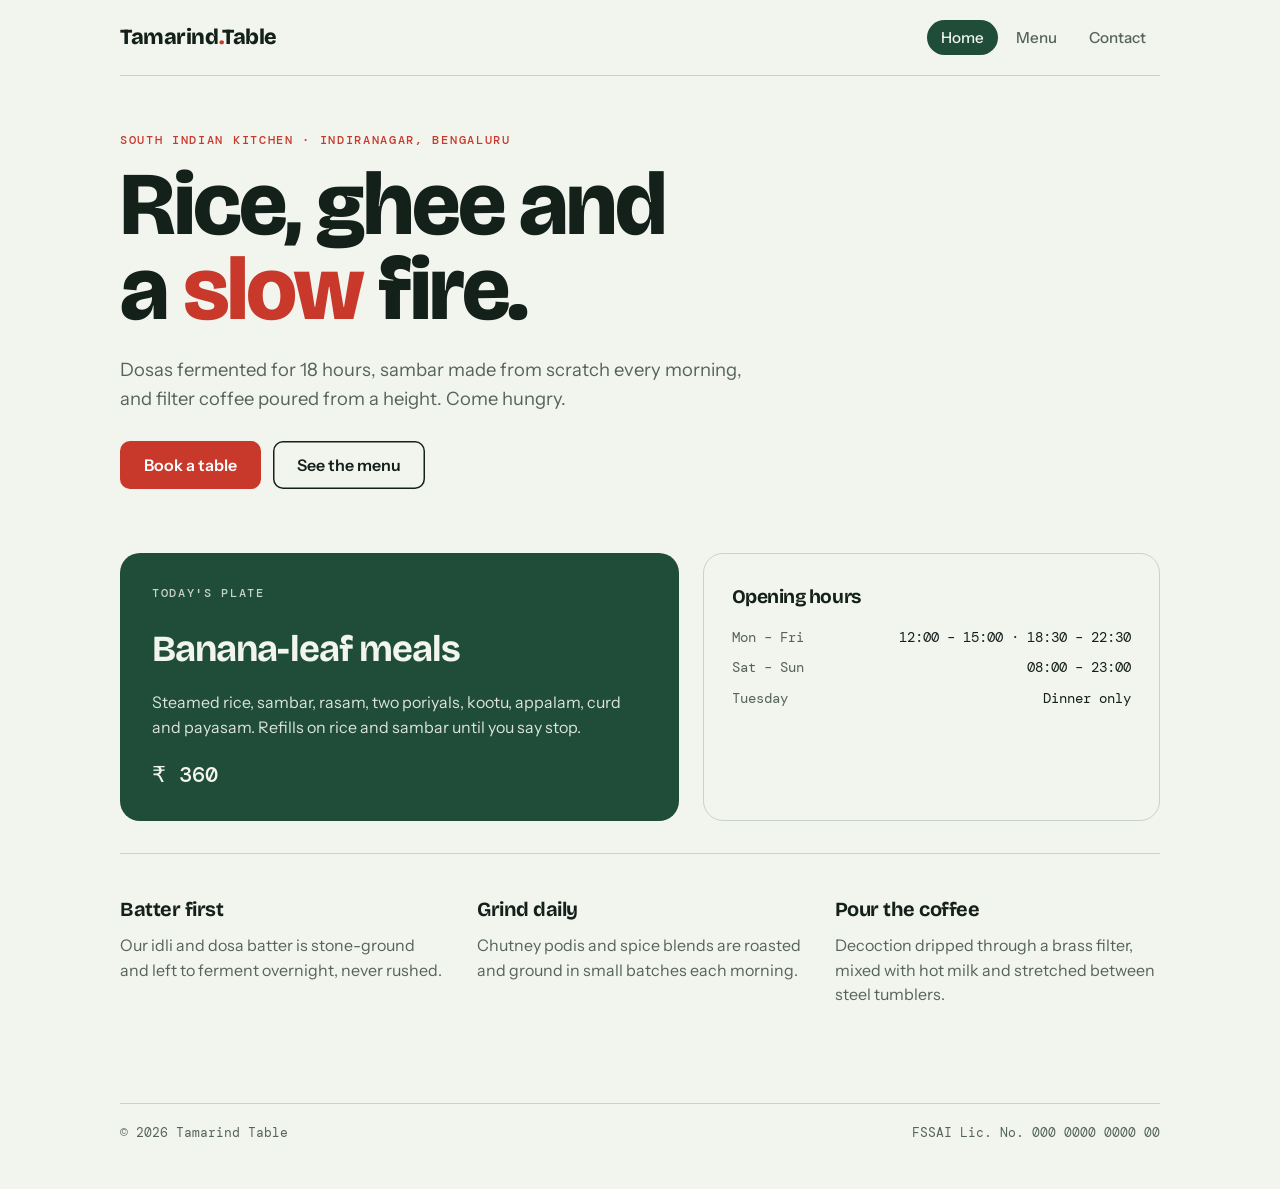
<file: index.html>
<!doctype html>
<html lang="en">
<head>
  <meta charset="utf-8">
  <meta name="viewport" content="width=device-width, initial-scale=1">
  <title>Tamarind Table</title>
  <link rel="stylesheet" href="https://fonts.googleapis.com/css2?family=Bricolage+Grotesque:opsz,wght@12..96,500;12..96,700;12..96,800&family=DM+Mono:wght@400;500&family=Instrument+Sans:wght@400;500;600&display=swap">
  <link rel="stylesheet" href="style.css">
</head>
<body>
<div class="wrap">
  <header>
    <a class="brand" href="index.html">Tamarind<span>.</span>Table</a>
    <nav aria-label="Main">
      <a href="index.html" aria-current="page">Home</a>
      <a href="menu.html">Menu</a>
      <a href="contact.html">Contact</a>
    </nav>
  </header>

  <main>
    <div class="hero">
      <p class="eyebrow">South Indian kitchen · Indiranagar, Bengaluru</p>
      <h1>Rice, ghee and a <em>slow</em> fire.</h1>
      <p class="lede">Dosas fermented for 18 hours, sambar made from scratch every morning, and filter coffee poured from a height. Come hungry.</p>
      <div class="actions">
        <a class="btn" href="contact.html">Book a table</a>
        <a class="btn alt" href="menu.html">See the menu</a>
      </div>
    </div>

    <div class="plate">
      <div class="today">
        <p class="eyebrow">Today's plate</p>
        <h2>Banana-leaf meals</h2>
        <p>Steamed rice, sambar, rasam, two poriyals, kootu, appalam, curd and payasam. Refills on rice and sambar until you say stop.</p>
        <span class="price">₹ 360</span>
      </div>
      <div class="hours">
        <h3>Opening hours</h3>
        <dl>
          <dt>Mon – Fri</dt><dd>12:00 – 15:00 · 18:30 – 22:30</dd>
          <dt>Sat – Sun</dt><dd>08:00 – 23:00</dd>
          <dt>Tuesday</dt><dd>Dinner only</dd>
        </dl>
      </div>
    </div>

    <div class="trio">
      <div><h3>Batter first</h3><p>Our idli and dosa batter is stone-ground and left to ferment overnight, never rushed.</p></div>
      <div><h3>Grind daily</h3><p>Chutney podis and spice blends are roasted and ground in small batches each morning.</p></div>
      <div><h3>Pour the coffee</h3><p>Decoction dripped through a brass filter, mixed with hot milk and stretched between steel tumblers.</p></div>
    </div>
  </main>

  <footer>
    <span>© 2026 Tamarind Table</span>
    <span>FSSAI Lic. No. 000 0000 0000 00</span>
  </footer>
</div>
</body>
</html>
</file>
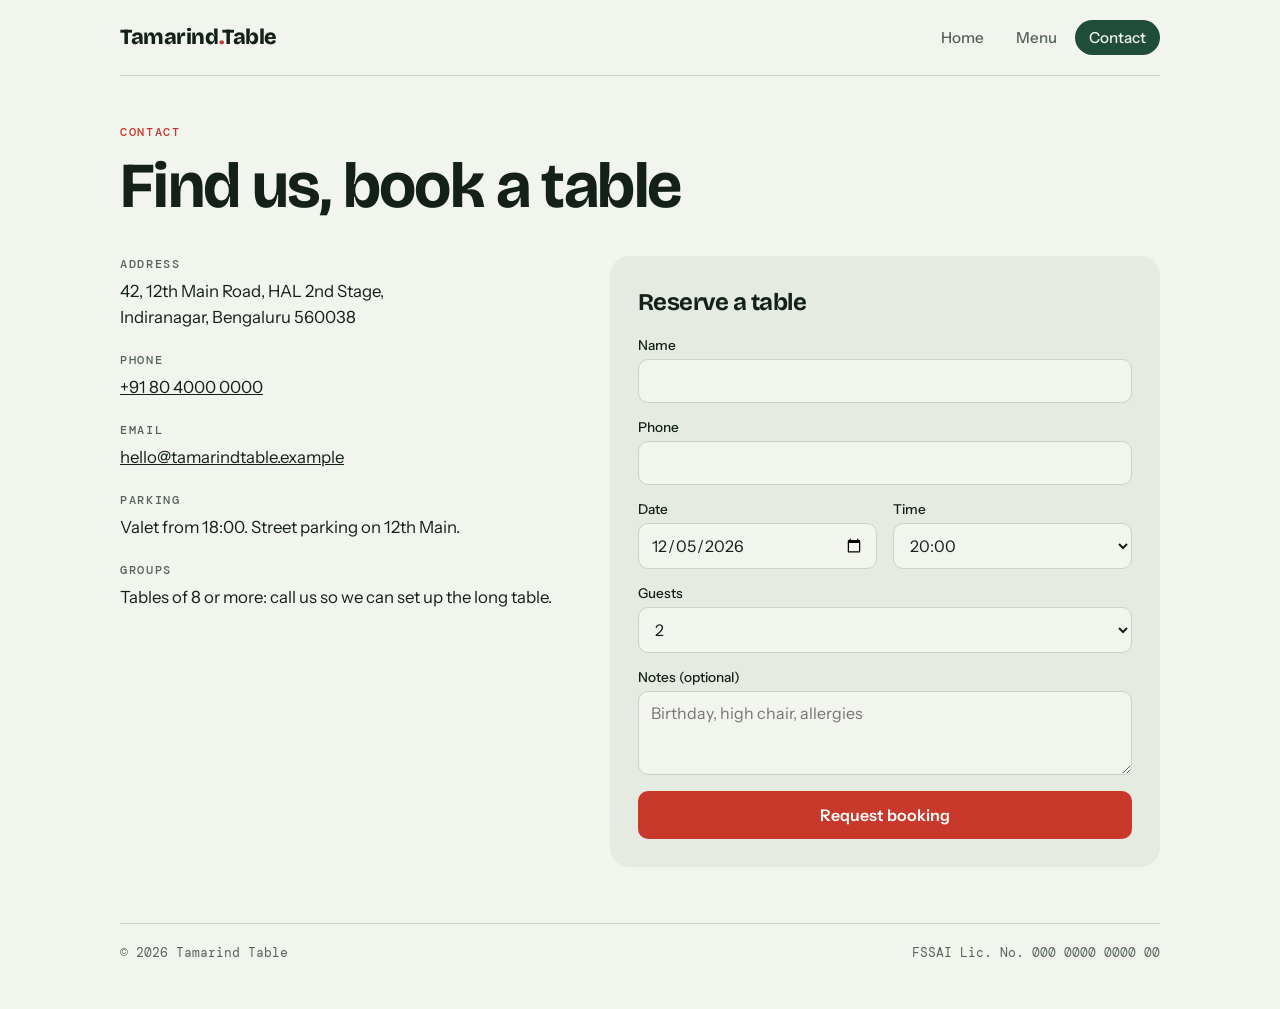
<file: contact.html>
<!doctype html>
<html lang="en">
<head>
  <meta charset="utf-8">
  <meta name="viewport" content="width=device-width, initial-scale=1">
  <title>Contact | Tamarind Table</title>
  <link rel="stylesheet" href="https://fonts.googleapis.com/css2?family=Bricolage+Grotesque:opsz,wght@12..96,500;12..96,700;12..96,800&family=DM+Mono:wght@400;500&family=Instrument+Sans:wght@400;500;600&display=swap">
  <link rel="stylesheet" href="style.css">
</head>
<body>
<div class="wrap">
  <header>
    <a class="brand" href="index.html">Tamarind<span>.</span>Table</a>
    <nav aria-label="Main">
      <a href="index.html">Home</a>
      <a href="menu.html">Menu</a>
      <a href="contact.html" aria-current="page">Contact</a>
    </nav>
  </header>

  <main>
    <div class="pagehead">
      <p class="eyebrow">Contact</p>
      <h1>Find us, book a table</h1>
    </div>

    <div class="visit">
      <div class="info">
        <div><h3>Address</h3><p>42, 12th Main Road, HAL 2nd Stage,<br>Indiranagar, Bengaluru 560038</p></div>
        <div><h3>Phone</h3><p><a href="tel:+918040000000">+91 80 4000 0000</a></p></div>
        <div><h3>Email</h3><p><a href="mailto:hello@tamarindtable.example">hello@tamarindtable.example</a></p></div>
        <div><h3>Parking</h3><p>Valet from 18:00. Street parking on 12th Main.</p></div>
        <div><h3>Groups</h3><p>Tables of 8 or more: call us so we can set up the long table.</p></div>
      </div>

      <div>
        <form id="book" novalidate>
          <h2>Reserve a table</h2>
          <label for="name">Name<input id="name" name="name" autocomplete="name" required></label>
          <label for="phone">Phone<input id="phone" name="phone" type="tel" autocomplete="tel" required></label>
          <div class="two">
            <label for="date">Date<input id="date" name="date" type="date" required></label>
            <label for="time">Time
              <select id="time" name="time">
                <option>12:30</option><option>13:30</option><option>19:00</option><option selected>20:00</option><option>21:00</option>
              </select>
            </label>
          </div>
          <label for="guests">Guests
            <select id="guests" name="guests">
              <option>1</option><option selected>2</option><option>3</option><option>4</option><option>5</option><option>6</option><option>7</option>
            </select>
          </label>
          <label for="notes">Notes (optional)<textarea id="notes" name="notes" placeholder="Birthday, high chair, allergies"></textarea></label>
          <p id="err" class="error" role="alert" hidden></p>
          <button class="btn" type="submit">Request booking</button>
        </form>

        <div id="done" class="done" hidden>
          <h2>Booking request ready</h2>
          <p id="done-text"></p>
          <p>This form does not send anything yet. Call us to confirm your table.</p>
          <a class="btn" href="contact.html">Make another request</a>
        </div>
      </div>
    </div>
  </main>

  <footer>
    <span>© 2026 Tamarind Table</span>
    <span>FSSAI Lic. No. 000 0000 0000 00</span>
  </footer>
</div>
<script src="script.js"></script>
</body>
</html>
</file>
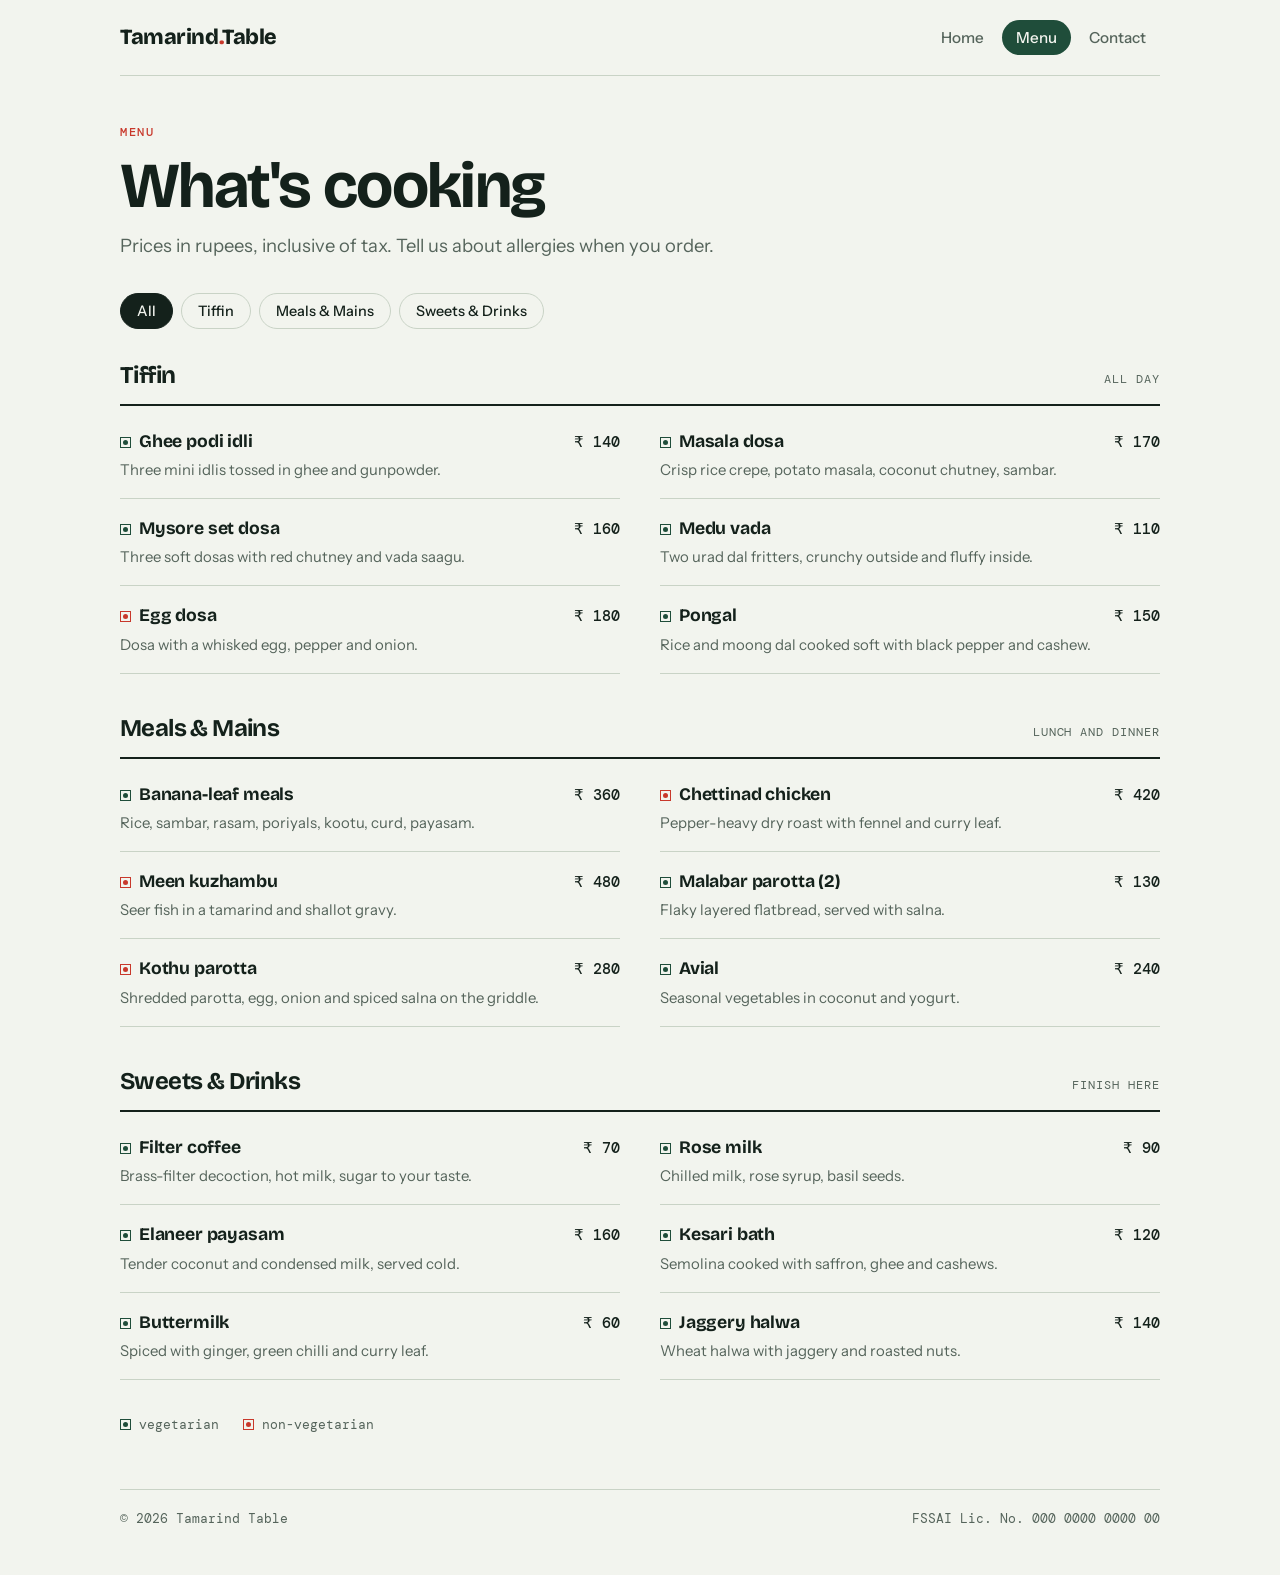
<file: menu.html>
<!doctype html>
<html lang="en">
<head>
  <meta charset="utf-8">
  <meta name="viewport" content="width=device-width, initial-scale=1">
  <title>Menu | Tamarind Table</title>
  <link rel="stylesheet" href="https://fonts.googleapis.com/css2?family=Bricolage+Grotesque:opsz,wght@12..96,500;12..96,700;12..96,800&family=DM+Mono:wght@400;500&family=Instrument+Sans:wght@400;500;600&display=swap">
  <link rel="stylesheet" href="style.css">
</head>
<body>
<div class="wrap">
  <header>
    <a class="brand" href="index.html">Tamarind<span>.</span>Table</a>
    <nav aria-label="Main">
      <a href="index.html">Home</a>
      <a href="menu.html" aria-current="page">Menu</a>
      <a href="contact.html">Contact</a>
    </nav>
  </header>

  <main>
    <div class="pagehead">
      <p class="eyebrow">Menu</p>
      <h1>What's cooking</h1>
      <p class="lede">Prices in rupees, inclusive of tax. Tell us about allergies when you order.</p>
    </div>

    <div class="chips" role="group" aria-label="Filter menu">
      <button class="chip" type="button" data-filter="all" aria-pressed="true">All</button>
      <button class="chip" type="button" data-filter="tiffin" aria-pressed="false">Tiffin</button>
      <button class="chip" type="button" data-filter="meals" aria-pressed="false">Meals &amp; Mains</button>
      <button class="chip" type="button" data-filter="sweet" aria-pressed="false">Sweets &amp; Drinks</button>
    </div>

    <!-- To add a dish, copy one <li class="dish"> block and edit it. -->
    <section class="cat" data-cat="tiffin">
      <h2>Tiffin <small>All day</small></h2>
      <ul class="dishes">
        <li class="dish"><div class="row"><h3><span class="tag"></span>Ghee podi idli</h3><span class="p">₹ 140</span></div><p>Three mini idlis tossed in ghee and gunpowder.</p></li>
        <li class="dish"><div class="row"><h3><span class="tag"></span>Masala dosa</h3><span class="p">₹ 170</span></div><p>Crisp rice crepe, potato masala, coconut chutney, sambar.</p></li>
        <li class="dish"><div class="row"><h3><span class="tag"></span>Mysore set dosa</h3><span class="p">₹ 160</span></div><p>Three soft dosas with red chutney and vada saagu.</p></li>
        <li class="dish"><div class="row"><h3><span class="tag"></span>Medu vada</h3><span class="p">₹ 110</span></div><p>Two urad dal fritters, crunchy outside and fluffy inside.</p></li>
        <li class="dish"><div class="row"><h3><span class="tag nv"></span>Egg dosa</h3><span class="p">₹ 180</span></div><p>Dosa with a whisked egg, pepper and onion.</p></li>
        <li class="dish"><div class="row"><h3><span class="tag"></span>Pongal</h3><span class="p">₹ 150</span></div><p>Rice and moong dal cooked soft with black pepper and cashew.</p></li>
      </ul>
    </section>

    <section class="cat" data-cat="meals">
      <h2>Meals &amp; Mains <small>Lunch and dinner</small></h2>
      <ul class="dishes">
        <li class="dish"><div class="row"><h3><span class="tag"></span>Banana-leaf meals</h3><span class="p">₹ 360</span></div><p>Rice, sambar, rasam, poriyals, kootu, curd, payasam.</p></li>
        <li class="dish"><div class="row"><h3><span class="tag nv"></span>Chettinad chicken</h3><span class="p">₹ 420</span></div><p>Pepper-heavy dry roast with fennel and curry leaf.</p></li>
        <li class="dish"><div class="row"><h3><span class="tag nv"></span>Meen kuzhambu</h3><span class="p">₹ 480</span></div><p>Seer fish in a tamarind and shallot gravy.</p></li>
        <li class="dish"><div class="row"><h3><span class="tag"></span>Malabar parotta (2)</h3><span class="p">₹ 130</span></div><p>Flaky layered flatbread, served with salna.</p></li>
        <li class="dish"><div class="row"><h3><span class="tag nv"></span>Kothu parotta</h3><span class="p">₹ 280</span></div><p>Shredded parotta, egg, onion and spiced salna on the griddle.</p></li>
        <li class="dish"><div class="row"><h3><span class="tag"></span>Avial</h3><span class="p">₹ 240</span></div><p>Seasonal vegetables in coconut and yogurt.</p></li>
      </ul>
    </section>

    <section class="cat" data-cat="sweet">
      <h2>Sweets &amp; Drinks <small>Finish here</small></h2>
      <ul class="dishes">
        <li class="dish"><div class="row"><h3><span class="tag"></span>Filter coffee</h3><span class="p">₹ 70</span></div><p>Brass-filter decoction, hot milk, sugar to your taste.</p></li>
        <li class="dish"><div class="row"><h3><span class="tag"></span>Rose milk</h3><span class="p">₹ 90</span></div><p>Chilled milk, rose syrup, basil seeds.</p></li>
        <li class="dish"><div class="row"><h3><span class="tag"></span>Elaneer payasam</h3><span class="p">₹ 160</span></div><p>Tender coconut and condensed milk, served cold.</p></li>
        <li class="dish"><div class="row"><h3><span class="tag"></span>Kesari bath</h3><span class="p">₹ 120</span></div><p>Semolina cooked with saffron, ghee and cashews.</p></li>
        <li class="dish"><div class="row"><h3><span class="tag"></span>Buttermilk</h3><span class="p">₹ 60</span></div><p>Spiced with ginger, green chilli and curry leaf.</p></li>
        <li class="dish"><div class="row"><h3><span class="tag"></span>Jaggery halwa</h3><span class="p">₹ 140</span></div><p>Wheat halwa with jaggery and roasted nuts.</p></li>
      </ul>
    </section>

    <p class="note"><span class="tag"></span>vegetarian &nbsp; <span class="tag nv"></span>non-vegetarian</p>
  </main>

  <footer>
    <span>© 2026 Tamarind Table</span>
    <span>FSSAI Lic. No. 000 0000 0000 00</span>
  </footer>
</div>
<script src="script.js"></script>
</body>
</html>
</file>
<file: style.css>
:root{
  --bg:#F2F4EE; --surface:#E5EBE0; --fg:#14211B; --muted:#55645B; --line:#C9D3C6;
  --green:#1F4D3A; --accent:#C8382B; --on-accent:#FFFFFF;
  --display:'Bricolage Grotesque','Helvetica Neue',Arial,sans-serif;
  --body:'Instrument Sans','Helvetica Neue',Arial,sans-serif;
  --mono:'DM Mono',ui-monospace,Menlo,monospace;
}
@media (prefers-color-scheme: dark){
  :root{--bg:#0E1913;--surface:#16261D;--fg:#E9EFE6;--muted:#9DB0A3;--line:#28392F;--green:#7FC4A0;--accent:#F0674F;--on-accent:#1A0B07;color-scheme:dark}
}
*{box-sizing:border-box}
body{margin:0;background:var(--bg);color:var(--fg);font:400 16px/1.55 var(--body);padding:0 16px 48px}
.wrap{max-width:1040px;margin:0 auto}
a{color:inherit}
:focus-visible{outline:3px solid var(--accent);outline-offset:3px;border-radius:4px}

header{display:flex;flex-wrap:wrap;align-items:center;justify-content:space-between;gap:12px 24px;padding:20px 0;border-bottom:1px solid var(--line)}
.brand{font:800 1.35rem/1 var(--display);letter-spacing:-.02em;text-decoration:none}
.brand span{color:var(--accent)}
nav{display:flex;gap:4px}
nav a{font:500 .95rem var(--body);text-decoration:none;padding:8px 14px;border-radius:999px;color:var(--muted)}
nav a:hover{color:var(--fg)}
nav a[aria-current="page"]{background:var(--green);color:var(--bg)}

h1,h2,h3{font-family:var(--display);text-wrap:balance;letter-spacing:-.025em;margin:0}
.eyebrow{font:500 .75rem var(--mono);letter-spacing:.14em;text-transform:uppercase;color:var(--accent);margin:0 0 14px}
.lede{font-size:1.15rem;color:var(--muted);max-width:52ch;margin:0}

.btn{display:inline-block;font:600 1rem var(--body);text-decoration:none;border:0;cursor:pointer;background:var(--accent);color:var(--on-accent);padding:14px 24px;border-radius:10px}
.btn.alt{background:transparent;color:var(--fg);box-shadow:inset 0 0 0 1.5px var(--fg)}
.actions{display:flex;flex-wrap:wrap;gap:12px;margin-top:28px}

/* Home */
.hero{padding:56px 0 40px}
.hero h1{font-weight:800;font-size:clamp(2.6rem,9vw,5.6rem);line-height:.95;max-width:12ch;margin-bottom:24px}
.hero h1 em{font-style:normal;color:var(--accent)}
.plate{display:grid;grid-template-columns:1.1fr .9fr;gap:24px;margin:24px 0}
.plate>div{min-width:0}
.today{background:var(--green);color:var(--bg);border-radius:20px;padding:32px}
.today .eyebrow{color:var(--bg);opacity:.8}
.today h2{font-size:clamp(1.6rem,4vw,2.3rem);margin-bottom:12px}
.today p{margin:0 0 20px;opacity:.9;max-width:44ch}
.today .price{font:500 1.4rem var(--mono)}
.hours{border:1.5px solid var(--line);border-radius:20px;padding:28px}
.hours h3{font-size:1.2rem;margin-bottom:14px}
.hours dl{margin:0;display:grid;grid-template-columns:auto 1fr;gap:8px 20px;font-family:var(--mono);font-size:.9rem}
.hours dt{color:var(--muted)} .hours dd{margin:0;text-align:right}
.trio{display:grid;grid-template-columns:repeat(3,1fr);gap:32px;padding:40px 0;border-top:1px solid var(--line);margin-top:32px}
.trio h3{font-size:1.25rem;margin-bottom:8px}
.trio p{margin:0;color:var(--muted)}

/* Menu */
.pagehead{padding:48px 0 24px}
.pagehead h1{font-size:clamp(2.2rem,7vw,4rem);line-height:1;margin-bottom:14px}
.chips{display:flex;flex-wrap:wrap;gap:8px;margin:8px 0 28px}
.chip{font:500 .9rem var(--body);border:1.5px solid var(--line);background:transparent;color:var(--fg);padding:8px 16px;border-radius:999px;cursor:pointer}
.chip[aria-pressed="true"]{background:var(--fg);color:var(--bg);border-color:var(--fg)}
.cat{margin:0 0 36px}
.cat>h2{font-size:1.5rem;padding-bottom:10px;border-bottom:2px solid var(--fg);margin-bottom:6px;display:flex;justify-content:space-between;align-items:baseline;gap:12px}
.cat>h2 small{font:400 .75rem var(--mono);color:var(--muted);letter-spacing:.08em;text-transform:uppercase}
.dishes{display:grid;grid-template-columns:repeat(2,1fr);gap:0 40px;margin:0;padding:0;list-style:none}
.dish{padding:16px 0;border-bottom:1px solid var(--line);min-width:0}
.dish .row{display:flex;justify-content:space-between;gap:16px;align-items:baseline}
.dish h3{font-size:1.1rem;letter-spacing:-.01em}
.dish .p{font:500 .95rem var(--mono);white-space:nowrap}
.dish p{margin:4px 0 0;color:var(--muted);font-size:.93rem}
.tag{display:inline-block;width:11px;height:11px;border:1.5px solid var(--green);margin-right:8px;position:relative;vertical-align:-1px}
.tag::after{content:"";position:absolute;inset:2px;border-radius:50%;background:var(--green)}
.tag.nv{border-color:var(--accent)} .tag.nv::after{background:var(--accent)}
.note{font:400 .8rem var(--mono);color:var(--muted);margin-top:8px}

/* Contact */
.visit{display:grid;grid-template-columns:.9fr 1.1fr;gap:40px;align-items:start}
.visit>*{min-width:0}
.info{display:grid;gap:22px}
.info h3{font:500 .75rem var(--mono);letter-spacing:.14em;text-transform:uppercase;color:var(--muted);margin-bottom:6px}
.info p{margin:0;font-size:1.05rem}
form{background:var(--surface);border-radius:20px;padding:28px;display:grid;gap:16px}
form h2{font-size:1.5rem}
.two{display:grid;grid-template-columns:1fr 1fr;gap:16px}
label{display:grid;gap:6px;font:500 .85rem var(--body);min-width:0}
input,select,textarea{font:400 1rem var(--body);color:var(--fg);background:var(--bg);border:1.5px solid var(--line);border-radius:10px;padding:11px 12px;width:100%;min-width:0}
textarea{resize:vertical;min-height:84px}
.error{margin:0;color:var(--accent);font-weight:500}
.done{background:var(--green);color:var(--bg);border-radius:20px;padding:28px}
.done h2{font-size:1.5rem;margin-bottom:10px}
.done p{margin:0 0 8px}
.done .btn{margin-top:12px;background:var(--bg);color:var(--fg)}
[hidden]{display:none!important}

footer{margin-top:56px;padding-top:20px;border-top:1px solid var(--line);display:flex;flex-wrap:wrap;justify-content:space-between;gap:8px;font:400 .8rem var(--mono);color:var(--muted)}

@media (max-width:760px){
  .plate,.visit,.trio,.dishes,.two{grid-template-columns:1fr}
  .hero{padding:36px 0 24px}
}
</file>
